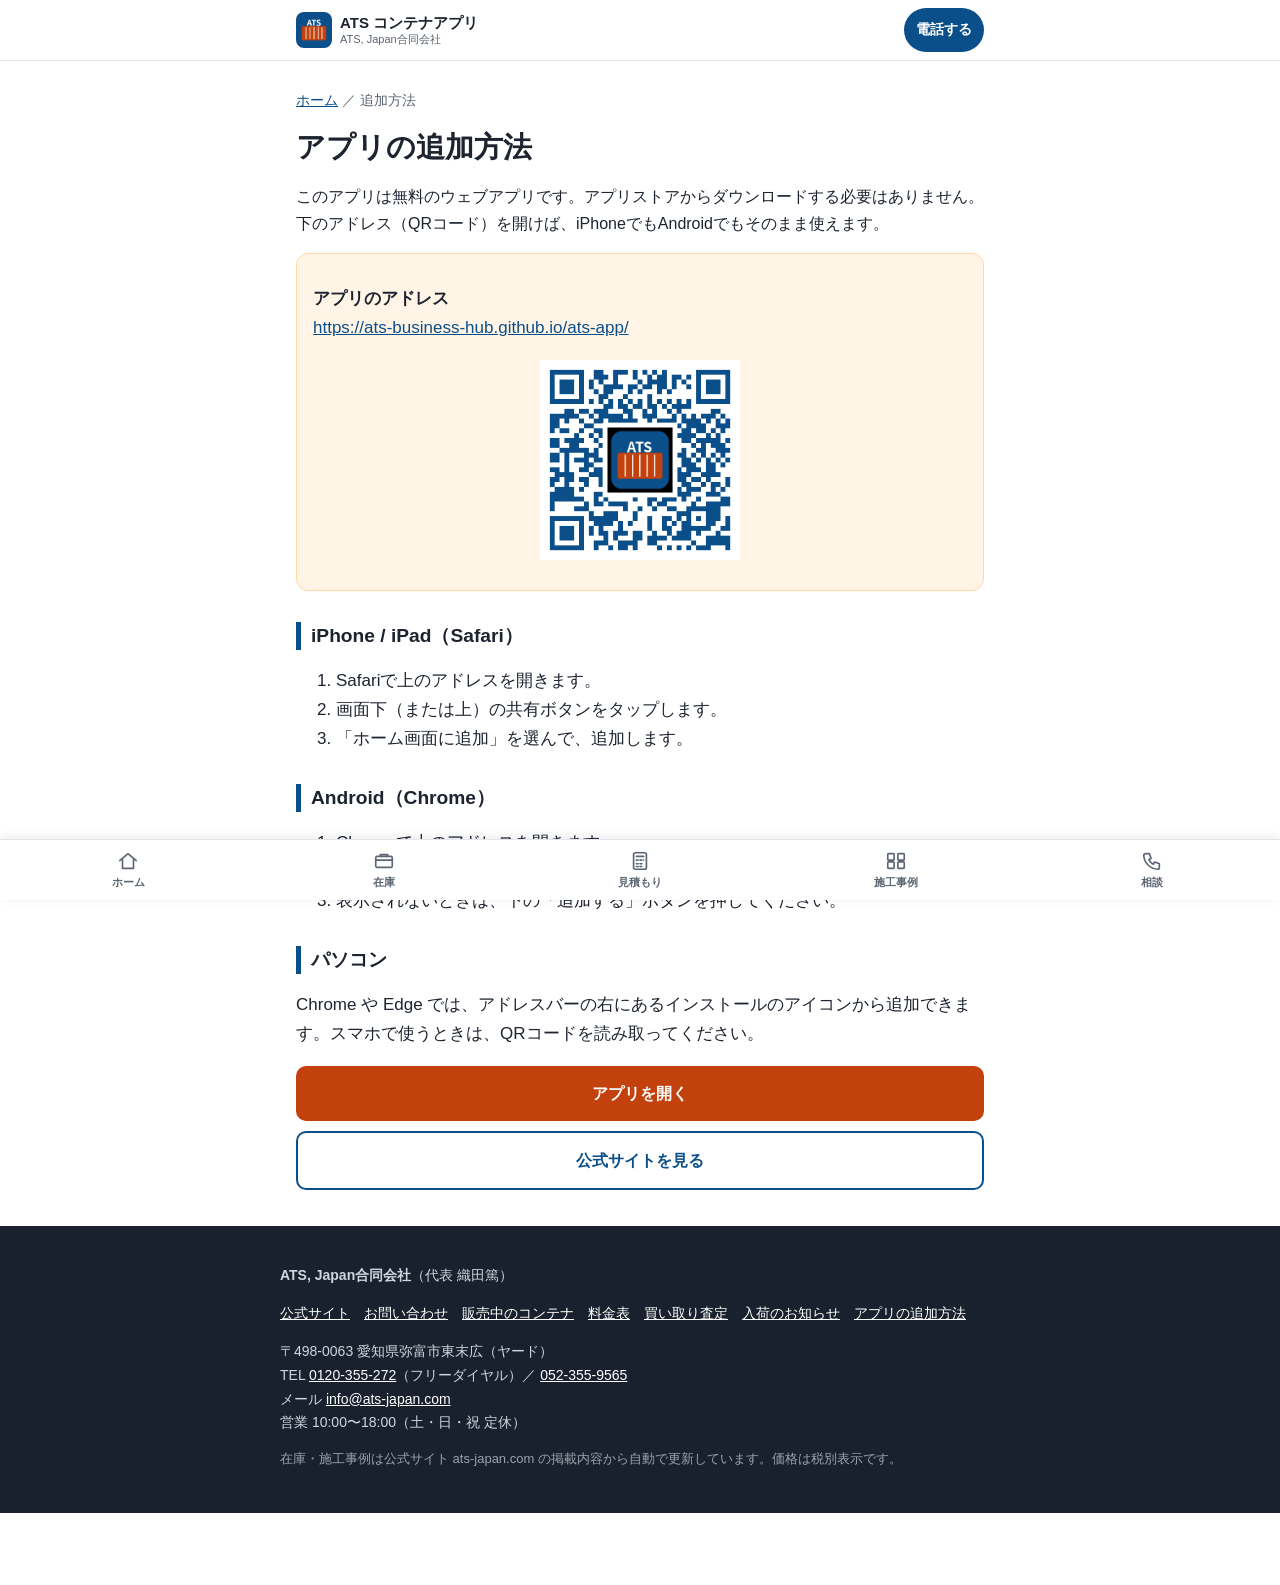
<file: install/index.html>
<!DOCTYPE html>
<html lang="ja" data-root="../">
<head>
<meta charset="utf-8">
<meta name="viewport" content="width=device-width, initial-scale=1, viewport-fit=cover">
<title>アプリの追加方法｜ATS コンテナアプリ</title>
<meta name="description" content="ATSコンテナアプリをホーム画面に追加する方法です。無料で、アプリストアからのダウンロードは不要です。">
<link rel="canonical" href="https://ats-business-hub.github.io/ats-app/install/">
<meta name="theme-color" content="#0b4f8a">
<meta name="apple-mobile-web-app-capable" content="yes">
<meta name="mobile-web-app-capable" content="yes">
<meta name="apple-mobile-web-app-title" content="ATSコンテナ">
<meta name="application-name" content="ATSコンテナ">
<meta property="og:type" content="website">
<meta property="og:site_name" content="ATS コンテナアプリ">
<meta property="og:title" content="アプリの追加方法｜ATS コンテナアプリ">
<meta property="og:description" content="ATSコンテナアプリをホーム画面に追加する方法です。無料で、アプリストアからのダウンロードは不要です。">
<meta property="og:url" content="https://ats-business-hub.github.io/ats-app/install/">
<meta property="og:image" content="https://ats-business-hub.github.io/ats-app/img/og.jpg">
<meta property="og:locale" content="ja_JP">
<meta name="twitter:card" content="summary_large_image">
<link rel="icon" href="../favicon.svg" type="image/svg+xml">
<link rel="icon" href="../img/icons/favicon-32.png" type="image/png" sizes="32x32">
<link rel="apple-touch-icon" href="../img/icons/apple-touch-icon.png">
<link rel="manifest" href="../manifest.webmanifest">
<link rel="preconnect" href="https://www.ats-japan.com">
<link rel="stylesheet" href="../css/app.css?v=8">
</head>
<body>
<header class="hd">
  <div class="hd-in">
    <a class="logo" href="../">
      <img src="../img/icons/icon-192.png" alt="" width="36" height="36">
      <span>ATS コンテナアプリ<small>ATS, Japan合同会社</small></span>
    </a>
    <a class="hd-tel" href="tel:0120355272">電話する</a>
  </div>
</header>
<main>
<div class="w" style="padding-top:14px"><p class="muted"><a href="../">ホーム</a> ／ 追加方法</p>

<h1>アプリの追加方法</h1>
<p class="lead">このアプリは無料のウェブアプリです。アプリストアからダウンロードする必要はありません。下のアドレス（QRコード）を開けば、iPhoneでもAndroidでもそのまま使えます。</p>
<div class="box hl">
  <p><strong>アプリのアドレス</strong><br>
  <a href="https://ats-business-hub.github.io/ats-app/">https://ats-business-hub.github.io/ats-app/</a></p>
  <div class="qr-pc" style="display:block">
    <img src="../img/qr-ats-app.png" alt="ATSコンテナアプリのQRコード" width="200" height="200" style="width:200px;height:200px">
  </div>
</div>
<h2>iPhone / iPad（Safari）</h2>
<ol>
  <li>Safariで上のアドレスを開きます。</li>
  <li>画面下（または上）の共有ボタンをタップします。</li>
  <li>「ホーム画面に追加」を選んで、追加します。</li>
</ol>
<h2>Android（Chrome）</h2>
<ol>
  <li>Chromeで上のアドレスを開きます。</li>
  <li>「アプリをインストール」か、メニューの「ホーム画面に追加」を選びます。</li>
  <li>表示されないときは、下の「追加する」ボタンを押してください。</li>
</ol>
<h2>パソコン</h2>
<p>Chrome や Edge では、アドレスバーの右にあるインストールのアイコンから追加できます。スマホで使うときは、QRコードを読み取ってください。</p>
<div class="install hide" id="install-banner">
  <p><strong>ホーム画面に追加</strong>しておくと、次からワンタップで開けます（無料）。</p>
  <div class="btns"><button type="button" class="btn s" id="install-btn">追加する</button></div>
</div>
<div class="btns">
  <a class="btn p" href="../">アプリを開く</a>
  <a class="btn o" href="https://www.ats-japan.com/">公式サイトを見る</a>
</div>
</div>
</main>
<footer>
  <div class="w">
    <p><strong>ATS, Japan合同会社</strong>（代表 織田篤）</p>
    <ul class="fl">
      <li><a href="https://www.ats-japan.com/">公式サイト</a></li>
      <li><a href="https://www.ats-japan.com/contact/">お問い合わせ</a></li>
      <li><a href="https://www.ats-japan.com/items/">販売中のコンテナ</a></li>
      <li><a href="https://www.ats-japan.com/price/">料金表</a></li>
      <li><a href="../kaitori/">買い取り査定</a></li>
      <li><a href="../tsuuchi/">入荷のお知らせ</a></li>
      <li><a href="../install/">アプリの追加方法</a></li>
    </ul>
    <address>
      〒498-0063 愛知県弥富市東末広（ヤード）<br>
      TEL <a href="tel:0120355272">0120-355-272</a>（フリーダイヤル）／ <a href="tel:0523559565">052-355-9565</a><br>
      メール <a href="mailto:info@ats-japan.com">info@ats-japan.com</a><br>
      営業 10:00〜18:00（土・日・祝 定休）
    </address>
    <p style="color:#9aa3ad;font-size:13px">在庫・施工事例は公式サイト ats-japan.com の掲載内容から自動で更新しています。価格は税別表示です。</p>
  </div>
</footer>
<nav class="bar" aria-label="メインメニュー">
<a href="../"><svg viewBox="0 0 24 24" aria-hidden="true"><path d="M3 11.5 12 4l9 7.5"/><path d="M6 10.5V20h12v-9.5"/></svg>ホーム</a>
<a href="../zaiko/"><svg viewBox="0 0 24 24" aria-hidden="true"><rect x="3" y="7" width="18" height="12" rx="1.5"/><path d="M3 11h18M8 7V5h8v2"/></svg>在庫</a>
<a href="../mitsumori/"><svg viewBox="0 0 24 24" aria-hidden="true"><rect x="5" y="3" width="14" height="18" rx="2"/><path d="M8 7h8M8 11h2M12 11h2M16 11h0M8 15h2M12 15h2M8 18h2M12 18h2"/></svg>見積もり</a>
<a href="../jirei/"><svg viewBox="0 0 24 24" aria-hidden="true"><rect x="3" y="4" width="7" height="7" rx="1"/><rect x="14" y="4" width="7" height="7" rx="1"/><rect x="3" y="13" width="7" height="7" rx="1"/><rect x="14" y="13" width="7" height="7" rx="1"/></svg>施工事例</a>
<a href="../soudan/"><svg viewBox="0 0 24 24" aria-hidden="true"><path d="M5 4h4l2 5-2.5 1.5a11 11 0 0 0 5 5L15 13l5 2v4a2 2 0 0 1-2 2A16 16 0 0 1 3 6a2 2 0 0 1 2-2"/></svg>相談</a>
</nav>
<div class="toast" id="toast" role="status" aria-live="polite"></div>
<script src="../js/config.js" defer></script>
<script src="../js/app.js" defer></script>
</body>
</html>
</file>
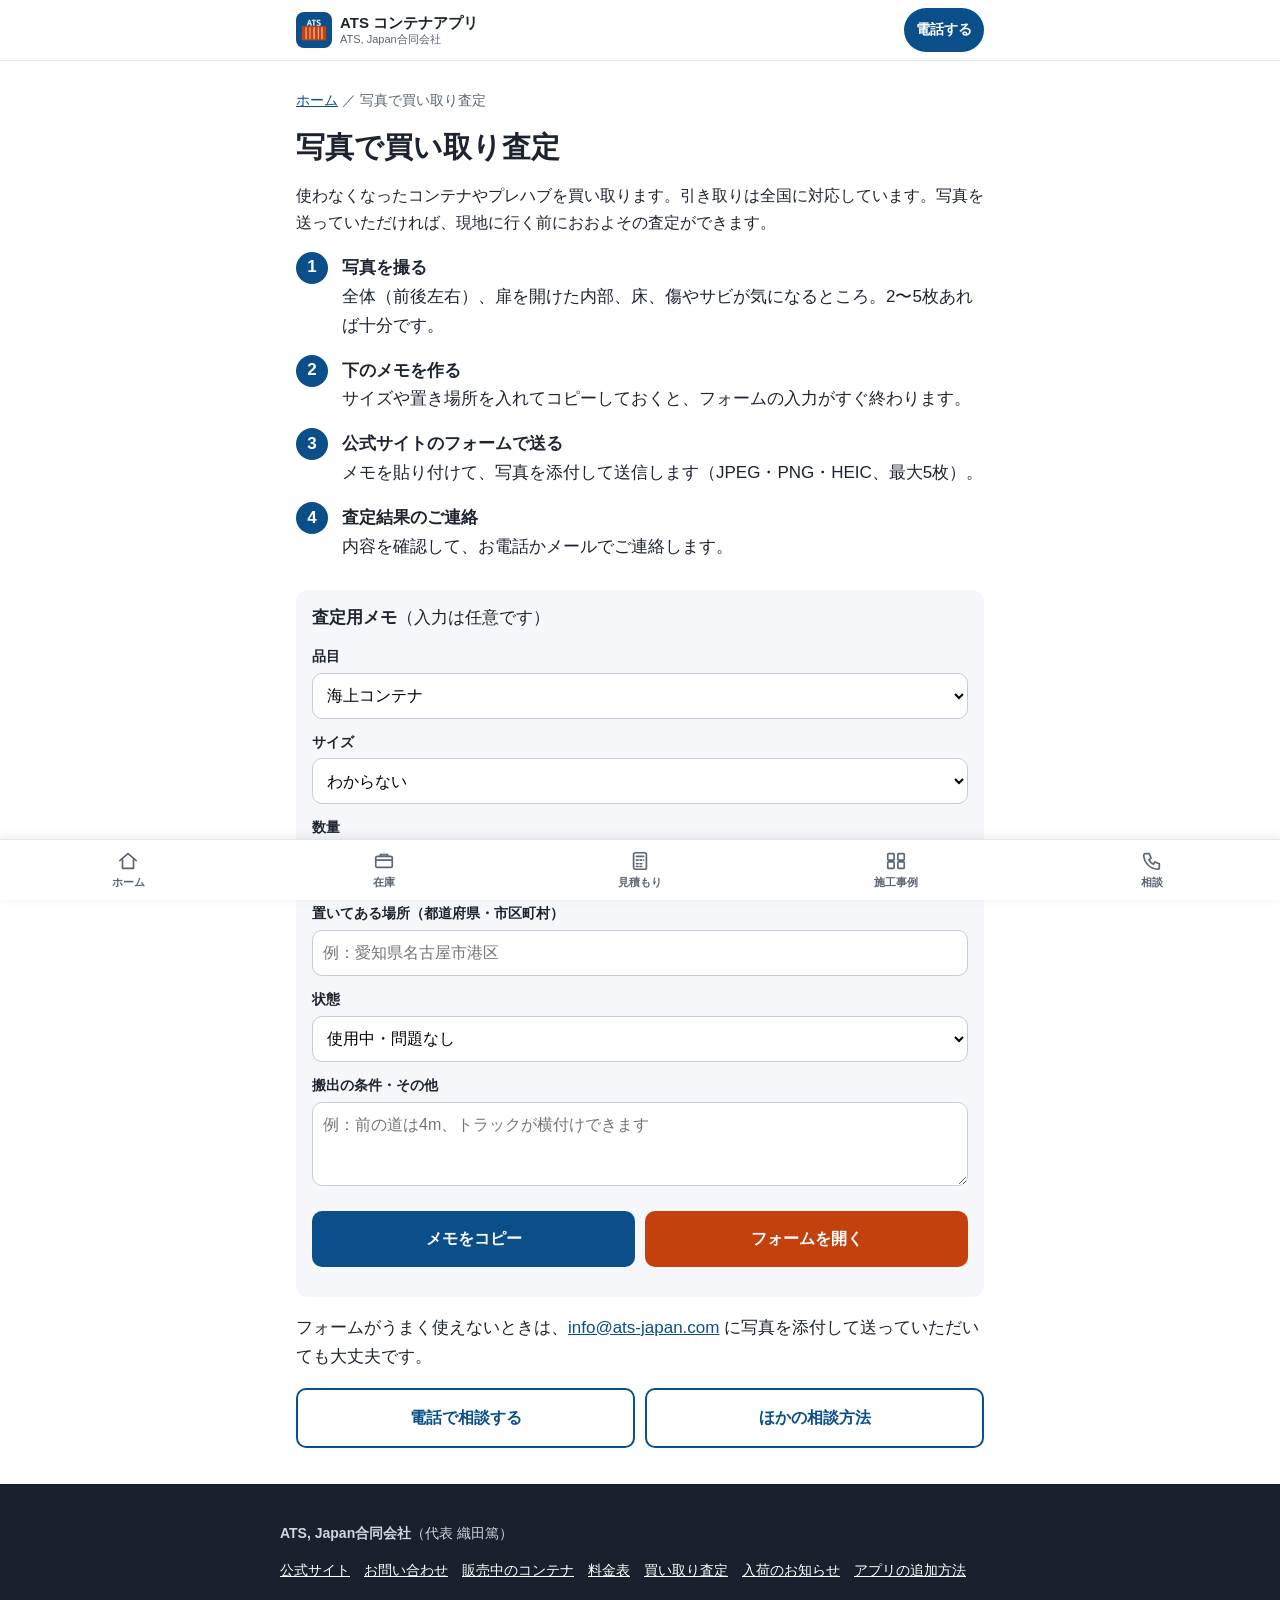
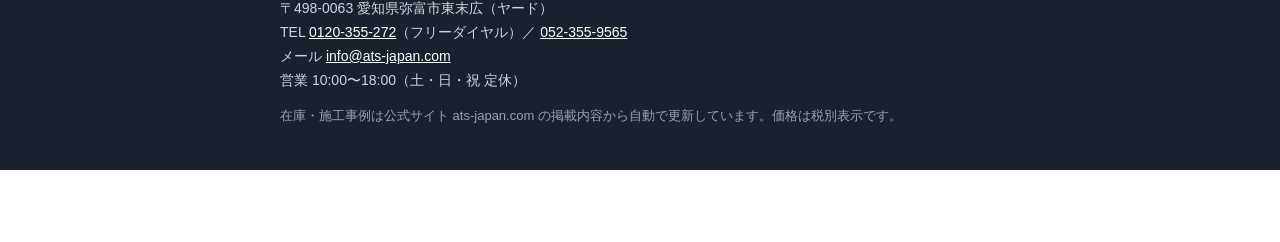
<file: kaitori/index.html>
<!DOCTYPE html>
<html lang="ja" data-root="../">
<head>
<meta charset="utf-8">
<meta name="viewport" content="width=device-width, initial-scale=1, viewport-fit=cover">
<title>写真で買い取り査定｜ATS コンテナアプリ</title>
<meta name="description" content="ATS, Japan合同会社のコンテナアプリ。使わなくなったコンテナやプレハブを、写真で査定します。引き取りは全国対応です。">
<link rel="canonical" href="https://ats-business-hub.github.io/ats-app/kaitori/">
<meta name="theme-color" content="#0b4f8a">
<meta name="apple-mobile-web-app-capable" content="yes">
<meta name="mobile-web-app-capable" content="yes">
<meta name="apple-mobile-web-app-title" content="ATSコンテナ">
<meta name="application-name" content="ATSコンテナ">
<meta property="og:type" content="website">
<meta property="og:site_name" content="ATS コンテナアプリ">
<meta property="og:title" content="写真で買い取り査定｜ATS コンテナアプリ">
<meta property="og:description" content="ATS, Japan合同会社のコンテナアプリ。使わなくなったコンテナやプレハブを、写真で査定します。引き取りは全国対応です。">
<meta property="og:url" content="https://ats-business-hub.github.io/ats-app/kaitori/">
<meta property="og:image" content="https://ats-business-hub.github.io/ats-app/img/og.jpg">
<meta property="og:locale" content="ja_JP">
<meta name="twitter:card" content="summary_large_image">
<link rel="icon" href="../favicon.svg" type="image/svg+xml">
<link rel="icon" href="../img/icons/favicon-32.png" type="image/png" sizes="32x32">
<link rel="apple-touch-icon" href="../img/icons/apple-touch-icon.png">
<link rel="manifest" href="../manifest.webmanifest">
<link rel="preconnect" href="https://www.ats-japan.com">
<link rel="stylesheet" href="../css/app.css?v=8">
</head>
<body>
<header class="hd">
  <div class="hd-in">
    <a class="logo" href="../">
      <img src="../img/icons/icon-192.png" alt="" width="36" height="36">
      <span>ATS コンテナアプリ<small>ATS, Japan合同会社</small></span>
    </a>
    <a class="hd-tel" href="tel:0120355272">電話する</a>
  </div>
</header>
<main>
<div class="w" style="padding-top:14px"><p class="muted"><a href="../">ホーム</a> ／ 写真で買い取り査定</p>

<h1>写真で買い取り査定</h1>
<p class="lead" style="margin-top:0">使わなくなったコンテナやプレハブを買い取ります。引き取りは全国に対応しています。写真を送っていただければ、現地に行く前におおよその査定ができます。</p>
<ol class="steps">
  <li><strong>写真を撮る</strong>全体（前後左右）、扉を開けた内部、床、傷やサビが気になるところ。2〜5枚あれば十分です。</li>
  <li><strong>下のメモを作る</strong>サイズや置き場所を入れてコピーしておくと、フォームの入力がすぐ終わります。</li>
  <li><strong>公式サイトのフォームで送る</strong>メモを貼り付けて、写真を添付して送信します（JPEG・PNG・HEIC、最大5枚）。</li>
  <li><strong>査定結果のご連絡</strong>内容を確認して、お電話かメールでご連絡します。</li>
</ol>
<div class="box memo">
  <p style="margin:0 0 4px"><strong>査定用メモ</strong>（入力は任意です）</p>
  <label for="k-type">品目</label>
  <select id="k-type"><option>海上コンテナ</option><option>JRコンテナ</option><option>冷凍・冷蔵コンテナ</option><option>プレハブ・ユニットハウス</option><option>その他</option></select>
  <label for="k-size">サイズ</label>
  <select id="k-size"><option>わからない</option><option>10ft</option><option>12ft</option><option>20ft</option><option>20ftハイキューブ</option><option>40ft</option><option>40ftハイキューブ</option><option>その他</option></select>
  <label for="k-qty">数量</label>
  <input id="k-qty" type="number" min="1" value="1" inputmode="numeric">
  <label for="k-pref">置いてある場所（都道府県・市区町村）</label>
  <input id="k-pref" type="text" placeholder="例：愛知県名古屋市港区">
  <label for="k-cond">状態</label>
  <select id="k-cond"><option>使用中・問題なし</option><option>少しサビや凹みがある</option><option>サビや雨漏りがある</option><option>わからない</option></select>
  <label for="k-note">搬出の条件・その他</label>
  <textarea id="k-note" placeholder="例：前の道は4m、トラックが横付けできます"></textarea>
  <div class="btns two">
    <button type="button" class="btn s" id="k-copy">メモをコピー</button>
    <a class="btn p" id="k-go" href="https://www.ats-japan.com/kaitori/">フォームを開く</a>
  </div>
</div>
<p>フォームがうまく使えないときは、<a href="mailto:info@ats-japan.com?subject=%E8%B2%B7%E3%81%84%E5%8F%96%E3%82%8A%E6%9F%BB%E5%AE%9A%E3%81%AE%E4%BE%9D%E9%A0%BC">info@ats-japan.com</a> に写真を添付して送っていただいても大丈夫です。</p>
<div class="btns two">
  <a class="btn o" href="tel:0120355272">電話で相談する</a>
  <a class="btn o" href="../soudan/">ほかの相談方法</a>
</div>
</div>
</main>
<footer>
  <div class="w">
    <p><strong>ATS, Japan合同会社</strong>（代表 織田篤）</p>
    <ul class="fl">
      <li><a href="https://www.ats-japan.com/">公式サイト</a></li>
      <li><a href="https://www.ats-japan.com/contact/">お問い合わせ</a></li>
      <li><a href="https://www.ats-japan.com/items/">販売中のコンテナ</a></li>
      <li><a href="https://www.ats-japan.com/price/">料金表</a></li>
      <li><a href="../kaitori/">買い取り査定</a></li>
      <li><a href="../tsuuchi/">入荷のお知らせ</a></li>
      <li><a href="../install/">アプリの追加方法</a></li>
    </ul>
    <address>
      〒498-0063 愛知県弥富市東末広（ヤード）<br>
      TEL <a href="tel:0120355272">0120-355-272</a>（フリーダイヤル）／ <a href="tel:0523559565">052-355-9565</a><br>
      メール <a href="mailto:info@ats-japan.com">info@ats-japan.com</a><br>
      営業 10:00〜18:00（土・日・祝 定休）
    </address>
    <p style="color:#9aa3ad;font-size:13px">在庫・施工事例は公式サイト ats-japan.com の掲載内容から自動で更新しています。価格は税別表示です。</p>
  </div>
</footer>
<nav class="bar" aria-label="メインメニュー">
<a href="../"><svg viewBox="0 0 24 24" aria-hidden="true"><path d="M3 11.5 12 4l9 7.5"/><path d="M6 10.5V20h12v-9.5"/></svg>ホーム</a>
<a href="../zaiko/"><svg viewBox="0 0 24 24" aria-hidden="true"><rect x="3" y="7" width="18" height="12" rx="1.5"/><path d="M3 11h18M8 7V5h8v2"/></svg>在庫</a>
<a href="../mitsumori/"><svg viewBox="0 0 24 24" aria-hidden="true"><rect x="5" y="3" width="14" height="18" rx="2"/><path d="M8 7h8M8 11h2M12 11h2M16 11h0M8 15h2M12 15h2M8 18h2M12 18h2"/></svg>見積もり</a>
<a href="../jirei/"><svg viewBox="0 0 24 24" aria-hidden="true"><rect x="3" y="4" width="7" height="7" rx="1"/><rect x="14" y="4" width="7" height="7" rx="1"/><rect x="3" y="13" width="7" height="7" rx="1"/><rect x="14" y="13" width="7" height="7" rx="1"/></svg>施工事例</a>
<a href="../soudan/"><svg viewBox="0 0 24 24" aria-hidden="true"><path d="M5 4h4l2 5-2.5 1.5a11 11 0 0 0 5 5L15 13l5 2v4a2 2 0 0 1-2 2A16 16 0 0 1 3 6a2 2 0 0 1 2-2"/></svg>相談</a>
</nav>
<div class="toast" id="toast" role="status" aria-live="polite"></div>
<script src="../js/config.js" defer></script>
<script src="../js/app.js" defer></script>
<script src="../js/kaitori.js" defer></script>
</body>
</html>
</file>
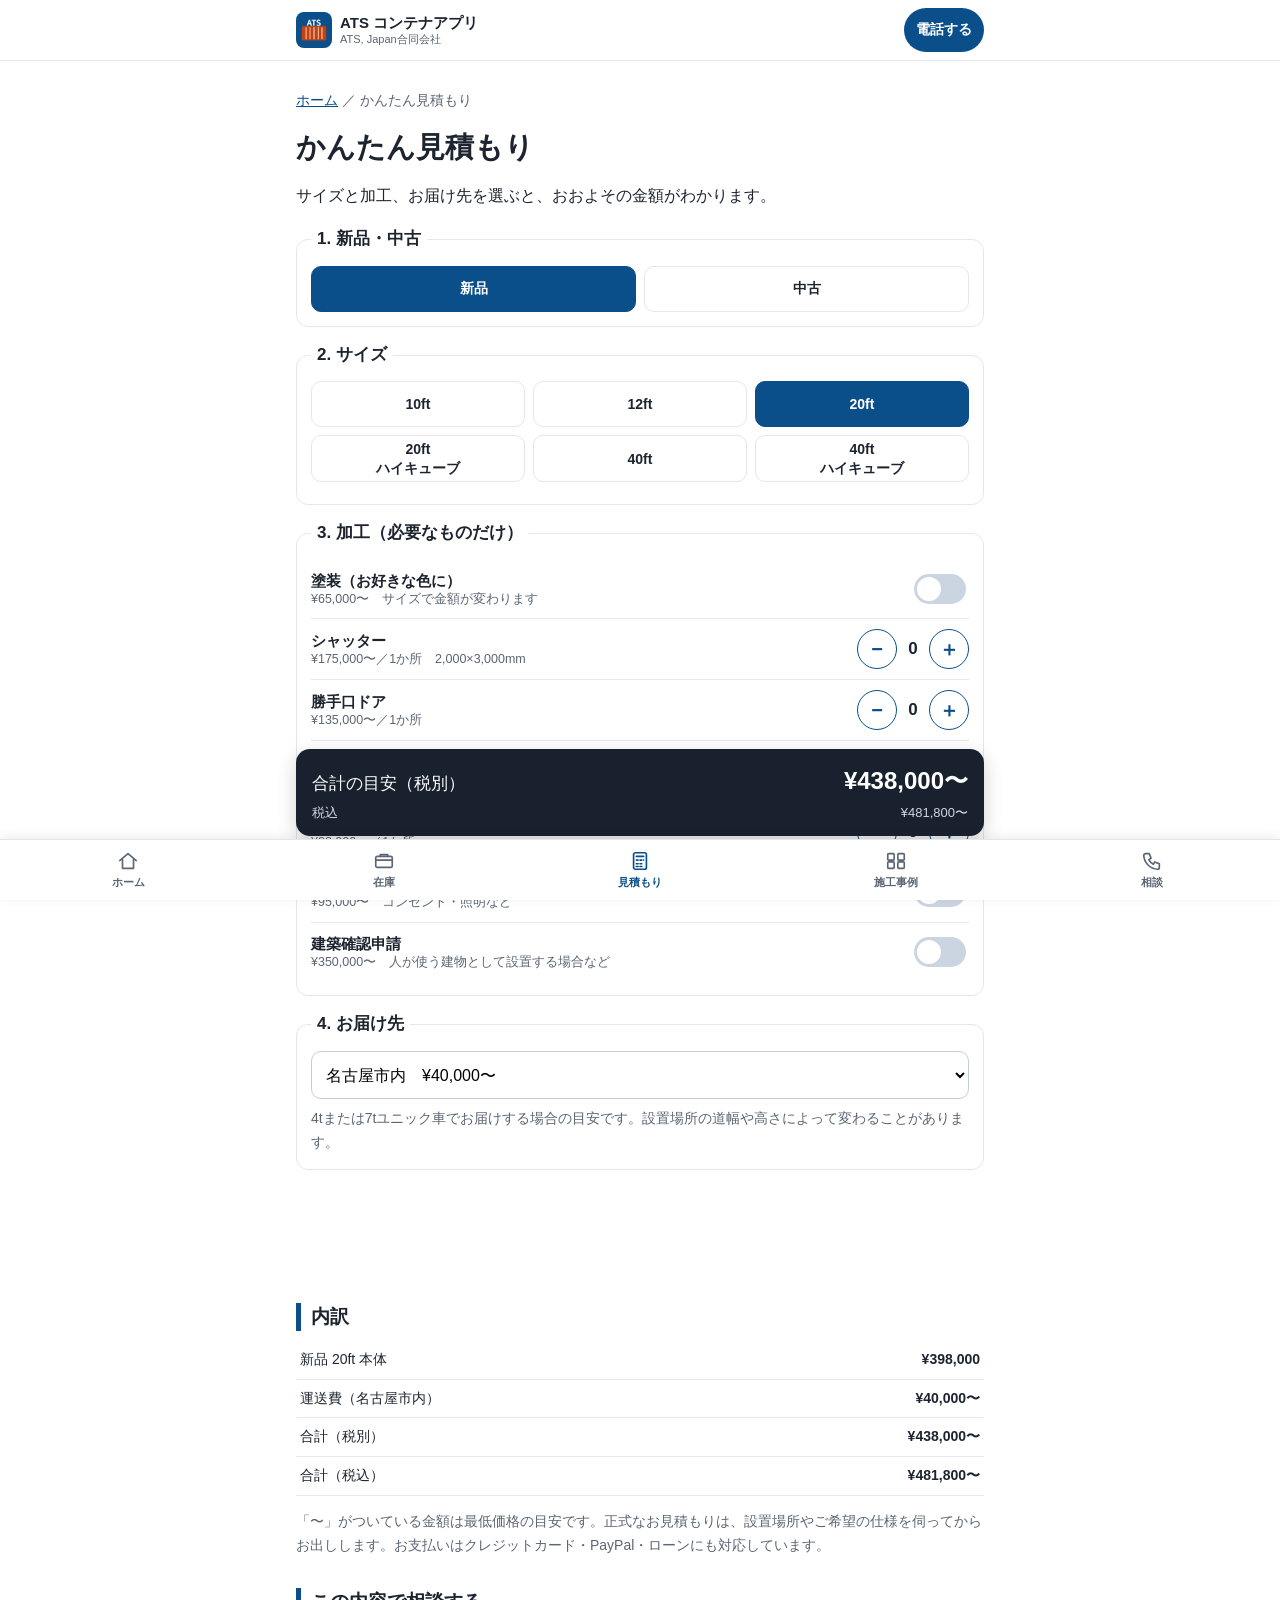
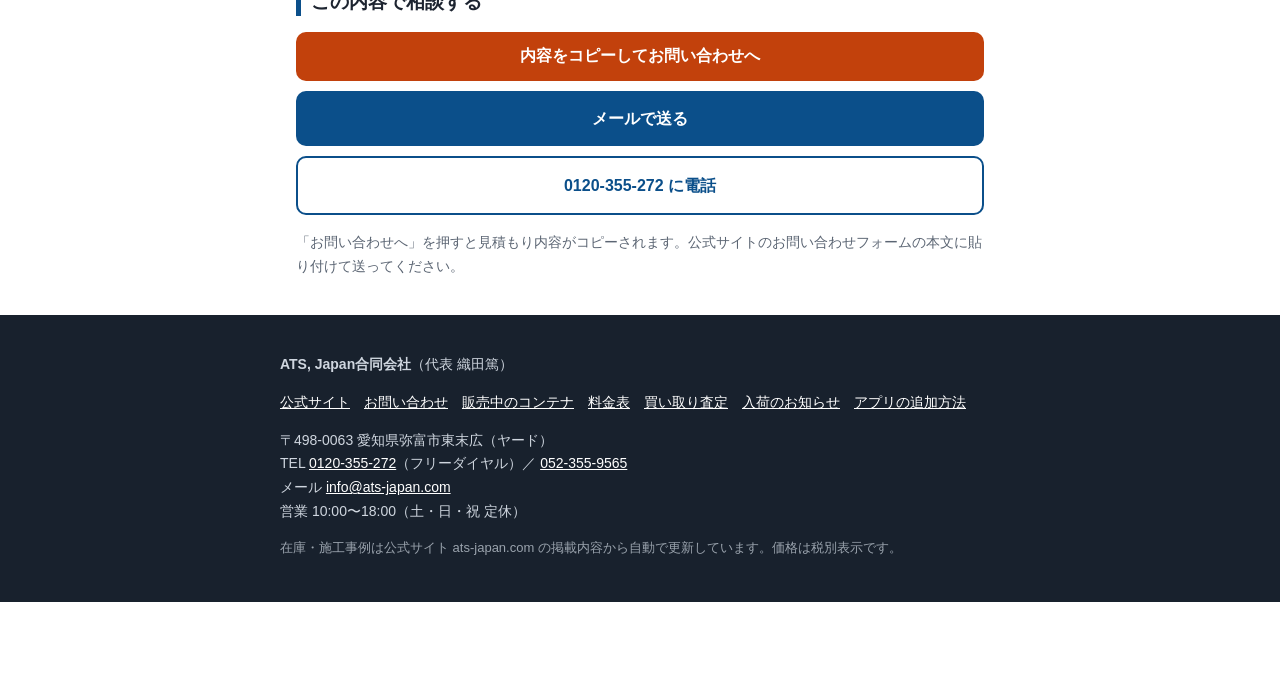
<file: mitsumori/index.html>
<!DOCTYPE html>
<html lang="ja" data-root="../">
<head>
<meta charset="utf-8">
<meta name="viewport" content="width=device-width, initial-scale=1, viewport-fit=cover">
<title>かんたん見積もり｜ATS コンテナアプリ</title>
<meta name="description" content="ATS, Japan合同会社のコンテナアプリ。サイズ・加工・お届け先を選ぶと、コンテナのおおよその金額がわかります。">
<link rel="canonical" href="https://ats-business-hub.github.io/ats-app/mitsumori/">
<meta name="theme-color" content="#0b4f8a">
<meta name="apple-mobile-web-app-capable" content="yes">
<meta name="mobile-web-app-capable" content="yes">
<meta name="apple-mobile-web-app-title" content="ATSコンテナ">
<meta name="application-name" content="ATSコンテナ">
<meta property="og:type" content="website">
<meta property="og:site_name" content="ATS コンテナアプリ">
<meta property="og:title" content="かんたん見積もり｜ATS コンテナアプリ">
<meta property="og:description" content="ATS, Japan合同会社のコンテナアプリ。サイズ・加工・お届け先を選ぶと、コンテナのおおよその金額がわかります。">
<meta property="og:url" content="https://ats-business-hub.github.io/ats-app/mitsumori/">
<meta property="og:image" content="https://ats-business-hub.github.io/ats-app/img/og.jpg">
<meta property="og:locale" content="ja_JP">
<meta name="twitter:card" content="summary_large_image">
<link rel="icon" href="../favicon.svg" type="image/svg+xml">
<link rel="icon" href="../img/icons/favicon-32.png" type="image/png" sizes="32x32">
<link rel="apple-touch-icon" href="../img/icons/apple-touch-icon.png">
<link rel="manifest" href="../manifest.webmanifest">
<link rel="preconnect" href="https://www.ats-japan.com">
<link rel="stylesheet" href="../css/app.css?v=8">
</head>
<body>
<header class="hd">
  <div class="hd-in">
    <a class="logo" href="../">
      <img src="../img/icons/icon-192.png" alt="" width="36" height="36">
      <span>ATS コンテナアプリ<small>ATS, Japan合同会社</small></span>
    </a>
    <a class="hd-tel" href="tel:0120355272">電話する</a>
  </div>
</header>
<main>
<div class="w" style="padding-top:14px"><p class="muted"><a href="../">ホーム</a> ／ かんたん見積もり</p>

<h1>かんたん見積もり</h1>
<p class="lead" style="margin-top:0">サイズと加工、お届け先を選ぶと、おおよその金額がわかります。</p>
<div class="box hl" id="from-item" hidden></div>
<form class="est" id="est" onsubmit="return false">
  <fieldset>
    <legend>1. 新品・中古</legend>
    <div class="seg">
      <label><input type="radio" name="cond" value="new" checked><span>新品</span></label>
      <label><input type="radio" name="cond" value="used"><span>中古</span></label>
    </div>
  </fieldset>
  <fieldset>
    <legend>2. サイズ</legend>
    <div class="seg s3" id="sizes"></div>
    <p class="muted" id="size-note" style="margin:8px 0 0"></p>
  </fieldset>
  <fieldset>
    <legend>3. 加工（必要なものだけ）</legend>
    <div id="opts"></div>
  </fieldset>
  <fieldset>
    <legend>4. お届け先</legend>
    <select id="area" aria-label="お届け先"></select>
    <p class="muted" style="margin:8px 0 0">4tまたは7tユニック車でお届けする場合の目安です。設置場所の道幅や高さによって変わることがあります。</p>
  </fieldset>

  <div class="total" aria-live="polite">
    <div class="row"><span>合計の目安（税別）</span><span class="big" id="t-ex">—</span></div>
    <div class="row sub"><span>税込</span><span id="t-in">—</span></div>
  </div>

  <h2>内訳</h2>
  <table class="lines"><tbody id="lines"></tbody></table>
  <p class="muted">「〜」がついている金額は最低価格の目安です。正式なお見積もりは、設置場所やご希望の仕様を伺ってからお出しします。お支払いはクレジットカード・PayPal・ローンにも対応しています。</p>

  <h2>この内容で相談する</h2>
  <div class="btns">
    <button type="button" class="btn p" id="send-contact">内容をコピーしてお問い合わせへ</button>
    <a class="btn s" id="send-mail" href="mailto:info@ats-japan.com">メールで送る</a>
    <a class="btn o" href="tel:0120355272">0120-355-272 に電話</a>
  </div>
  <p class="muted">「お問い合わせへ」を押すと見積もり内容がコピーされます。公式サイトのお問い合わせフォームの本文に貼り付けて送ってください。</p>
</form>
</div>
</main>
<footer>
  <div class="w">
    <p><strong>ATS, Japan合同会社</strong>（代表 織田篤）</p>
    <ul class="fl">
      <li><a href="https://www.ats-japan.com/">公式サイト</a></li>
      <li><a href="https://www.ats-japan.com/contact/">お問い合わせ</a></li>
      <li><a href="https://www.ats-japan.com/items/">販売中のコンテナ</a></li>
      <li><a href="https://www.ats-japan.com/price/">料金表</a></li>
      <li><a href="../kaitori/">買い取り査定</a></li>
      <li><a href="../tsuuchi/">入荷のお知らせ</a></li>
      <li><a href="../install/">アプリの追加方法</a></li>
    </ul>
    <address>
      〒498-0063 愛知県弥富市東末広（ヤード）<br>
      TEL <a href="tel:0120355272">0120-355-272</a>（フリーダイヤル）／ <a href="tel:0523559565">052-355-9565</a><br>
      メール <a href="mailto:info@ats-japan.com">info@ats-japan.com</a><br>
      営業 10:00〜18:00（土・日・祝 定休）
    </address>
    <p style="color:#9aa3ad;font-size:13px">在庫・施工事例は公式サイト ats-japan.com の掲載内容から自動で更新しています。価格は税別表示です。</p>
  </div>
</footer>
<nav class="bar" aria-label="メインメニュー">
<a href="../"><svg viewBox="0 0 24 24" aria-hidden="true"><path d="M3 11.5 12 4l9 7.5"/><path d="M6 10.5V20h12v-9.5"/></svg>ホーム</a>
<a href="../zaiko/"><svg viewBox="0 0 24 24" aria-hidden="true"><rect x="3" y="7" width="18" height="12" rx="1.5"/><path d="M3 11h18M8 7V5h8v2"/></svg>在庫</a>
<a href="../mitsumori/" aria-current="page"><svg viewBox="0 0 24 24" aria-hidden="true"><rect x="5" y="3" width="14" height="18" rx="2"/><path d="M8 7h8M8 11h2M12 11h2M16 11h0M8 15h2M12 15h2M8 18h2M12 18h2"/></svg>見積もり</a>
<a href="../jirei/"><svg viewBox="0 0 24 24" aria-hidden="true"><rect x="3" y="4" width="7" height="7" rx="1"/><rect x="14" y="4" width="7" height="7" rx="1"/><rect x="3" y="13" width="7" height="7" rx="1"/><rect x="14" y="13" width="7" height="7" rx="1"/></svg>施工事例</a>
<a href="../soudan/"><svg viewBox="0 0 24 24" aria-hidden="true"><path d="M5 4h4l2 5-2.5 1.5a11 11 0 0 0 5 5L15 13l5 2v4a2 2 0 0 1-2 2A16 16 0 0 1 3 6a2 2 0 0 1 2-2"/></svg>相談</a>
</nav>
<div class="toast" id="toast" role="status" aria-live="polite"></div>
<script src="../js/config.js" defer></script>
<script src="../js/app.js" defer></script>
<script src="../js/mitsumori.js" defer></script>
</body>
</html>
</file>
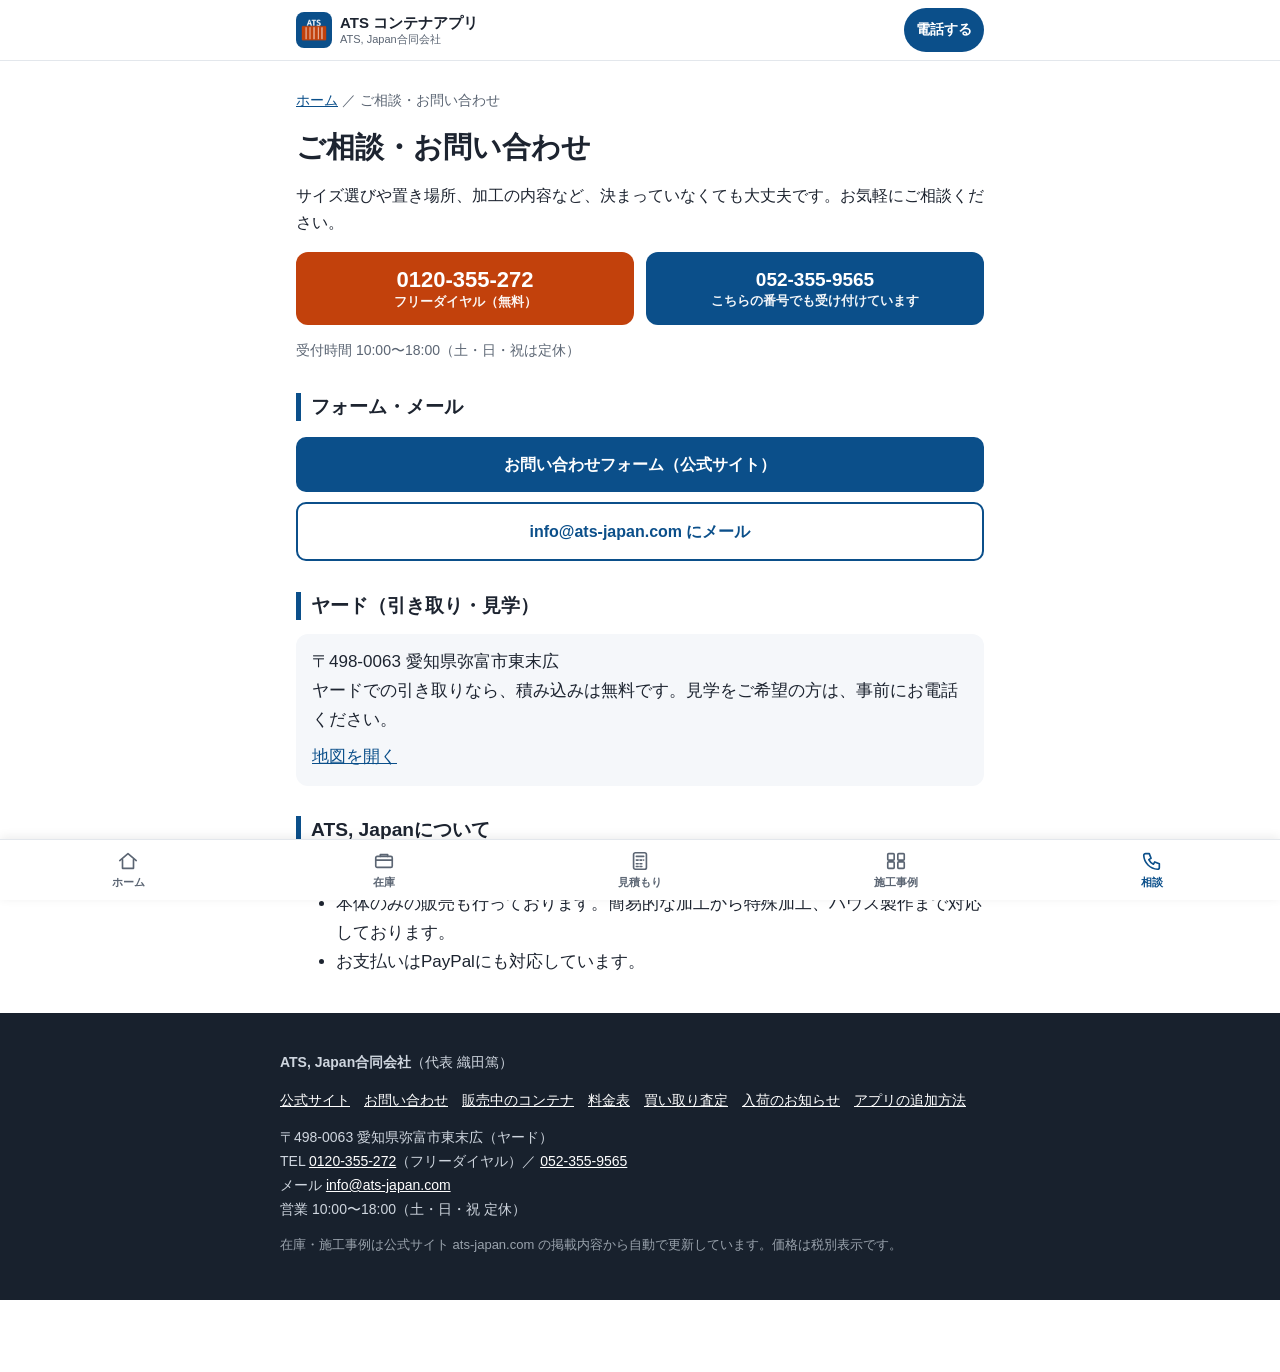
<file: soudan/index.html>
<!DOCTYPE html>
<html lang="ja" data-root="../">
<head>
<meta charset="utf-8">
<meta name="viewport" content="width=device-width, initial-scale=1, viewport-fit=cover">
<title>ご相談・お問い合わせ｜ATS コンテナアプリ</title>
<meta name="description" content="ATS, Japan合同会社のコンテナアプリ。コンテナのご相談はお電話・フォーム・メールで受け付けています。">
<link rel="canonical" href="https://ats-business-hub.github.io/ats-app/soudan/">
<meta name="theme-color" content="#0b4f8a">
<meta name="apple-mobile-web-app-capable" content="yes">
<meta name="mobile-web-app-capable" content="yes">
<meta name="apple-mobile-web-app-title" content="ATSコンテナ">
<meta name="application-name" content="ATSコンテナ">
<meta property="og:type" content="website">
<meta property="og:site_name" content="ATS コンテナアプリ">
<meta property="og:title" content="ご相談・お問い合わせ｜ATS コンテナアプリ">
<meta property="og:description" content="ATS, Japan合同会社のコンテナアプリ。コンテナのご相談はお電話・フォーム・メールで受け付けています。">
<meta property="og:url" content="https://ats-business-hub.github.io/ats-app/soudan/">
<meta property="og:image" content="https://ats-business-hub.github.io/ats-app/img/og.jpg">
<meta property="og:locale" content="ja_JP">
<meta name="twitter:card" content="summary_large_image">
<link rel="icon" href="../favicon.svg" type="image/svg+xml">
<link rel="icon" href="../img/icons/favicon-32.png" type="image/png" sizes="32x32">
<link rel="apple-touch-icon" href="../img/icons/apple-touch-icon.png">
<link rel="manifest" href="../manifest.webmanifest">
<link rel="preconnect" href="https://www.ats-japan.com">
<link rel="stylesheet" href="../css/app.css?v=8">
</head>
<body>
<header class="hd">
  <div class="hd-in">
    <a class="logo" href="../">
      <img src="../img/icons/icon-192.png" alt="" width="36" height="36">
      <span>ATS コンテナアプリ<small>ATS, Japan合同会社</small></span>
    </a>
    <a class="hd-tel" href="tel:0120355272">電話する</a>
  </div>
</header>
<main>
<div class="w" style="padding-top:14px"><p class="muted"><a href="../">ホーム</a> ／ ご相談・お問い合わせ</p>

<h1>ご相談・お問い合わせ</h1>
<p class="lead" style="margin-top:0">サイズ選びや置き場所、加工の内容など、決まっていなくても大丈夫です。お気軽にご相談ください。</p>
<div class="grid">
  <a class="big-tel" href="tel:0120355272">0120-355-272<small>フリーダイヤル（無料）</small></a>
  <a class="big-tel s" href="tel:0523559565">052-355-9565<small>こちらの番号でも受け付けています</small></a>
</div>
<p class="muted">受付時間 10:00〜18:00（土・日・祝は定休）</p>
<div class="box" id="line-box" hidden>
  <p style="margin:0 0 8px"><strong>LINEで相談する</strong></p>
  <a class="btn p" id="line-link" href="#" style="width:100%">LINEで友だち追加</a>
</div>
<h2>フォーム・メール</h2>
<div class="btns">
  <a class="btn s" href="https://www.ats-japan.com/contact/">お問い合わせフォーム（公式サイト）</a>
  <a class="btn o" href="mailto:info@ats-japan.com">info@ats-japan.com にメール</a>
</div>
<h2>ヤード（引き取り・見学）</h2>
<div class="box">
  <p style="margin:0">〒498-0063 愛知県弥富市東末広<br>ヤードでの引き取りなら、積み込みは無料です。見学をご希望の方は、事前にお電話ください。</p>
  <p style="margin:8px 0 0"><a href="https://www.google.com/maps/search/?api=1&amp;query=%E6%84%9B%E7%9F%A5%E7%9C%8C%E5%BC%A5%E5%AF%8C%E5%B8%82%E6%9D%B1%E6%9C%AB%E5%BA%83">地図を開く</a></p>
</div>
<h2>ATS, Japanについて</h2>
<ul>
  <li>コンテナの販売実績は1,000本以上です。</li>
  <li>本体のみの販売も行っております。簡易的な加工から特殊加工、ハウス製作まで対応しております。</li>
  <li>お支払いはPayPalにも対応しています。</li>
</ul>
</div>
</main>
<footer>
  <div class="w">
    <p><strong>ATS, Japan合同会社</strong>（代表 織田篤）</p>
    <ul class="fl">
      <li><a href="https://www.ats-japan.com/">公式サイト</a></li>
      <li><a href="https://www.ats-japan.com/contact/">お問い合わせ</a></li>
      <li><a href="https://www.ats-japan.com/items/">販売中のコンテナ</a></li>
      <li><a href="https://www.ats-japan.com/price/">料金表</a></li>
      <li><a href="../kaitori/">買い取り査定</a></li>
      <li><a href="../tsuuchi/">入荷のお知らせ</a></li>
      <li><a href="../install/">アプリの追加方法</a></li>
    </ul>
    <address>
      〒498-0063 愛知県弥富市東末広（ヤード）<br>
      TEL <a href="tel:0120355272">0120-355-272</a>（フリーダイヤル）／ <a href="tel:0523559565">052-355-9565</a><br>
      メール <a href="mailto:info@ats-japan.com">info@ats-japan.com</a><br>
      営業 10:00〜18:00（土・日・祝 定休）
    </address>
    <p style="color:#9aa3ad;font-size:13px">在庫・施工事例は公式サイト ats-japan.com の掲載内容から自動で更新しています。価格は税別表示です。</p>
  </div>
</footer>
<nav class="bar" aria-label="メインメニュー">
<a href="../"><svg viewBox="0 0 24 24" aria-hidden="true"><path d="M3 11.5 12 4l9 7.5"/><path d="M6 10.5V20h12v-9.5"/></svg>ホーム</a>
<a href="../zaiko/"><svg viewBox="0 0 24 24" aria-hidden="true"><rect x="3" y="7" width="18" height="12" rx="1.5"/><path d="M3 11h18M8 7V5h8v2"/></svg>在庫</a>
<a href="../mitsumori/"><svg viewBox="0 0 24 24" aria-hidden="true"><rect x="5" y="3" width="14" height="18" rx="2"/><path d="M8 7h8M8 11h2M12 11h2M16 11h0M8 15h2M12 15h2M8 18h2M12 18h2"/></svg>見積もり</a>
<a href="../jirei/"><svg viewBox="0 0 24 24" aria-hidden="true"><rect x="3" y="4" width="7" height="7" rx="1"/><rect x="14" y="4" width="7" height="7" rx="1"/><rect x="3" y="13" width="7" height="7" rx="1"/><rect x="14" y="13" width="7" height="7" rx="1"/></svg>施工事例</a>
<a href="../soudan/" aria-current="page"><svg viewBox="0 0 24 24" aria-hidden="true"><path d="M5 4h4l2 5-2.5 1.5a11 11 0 0 0 5 5L15 13l5 2v4a2 2 0 0 1-2 2A16 16 0 0 1 3 6a2 2 0 0 1 2-2"/></svg>相談</a>
</nav>
<div class="toast" id="toast" role="status" aria-live="polite"></div>
<script src="../js/config.js" defer></script>
<script src="../js/app.js" defer></script>
</body>
</html>
</file>
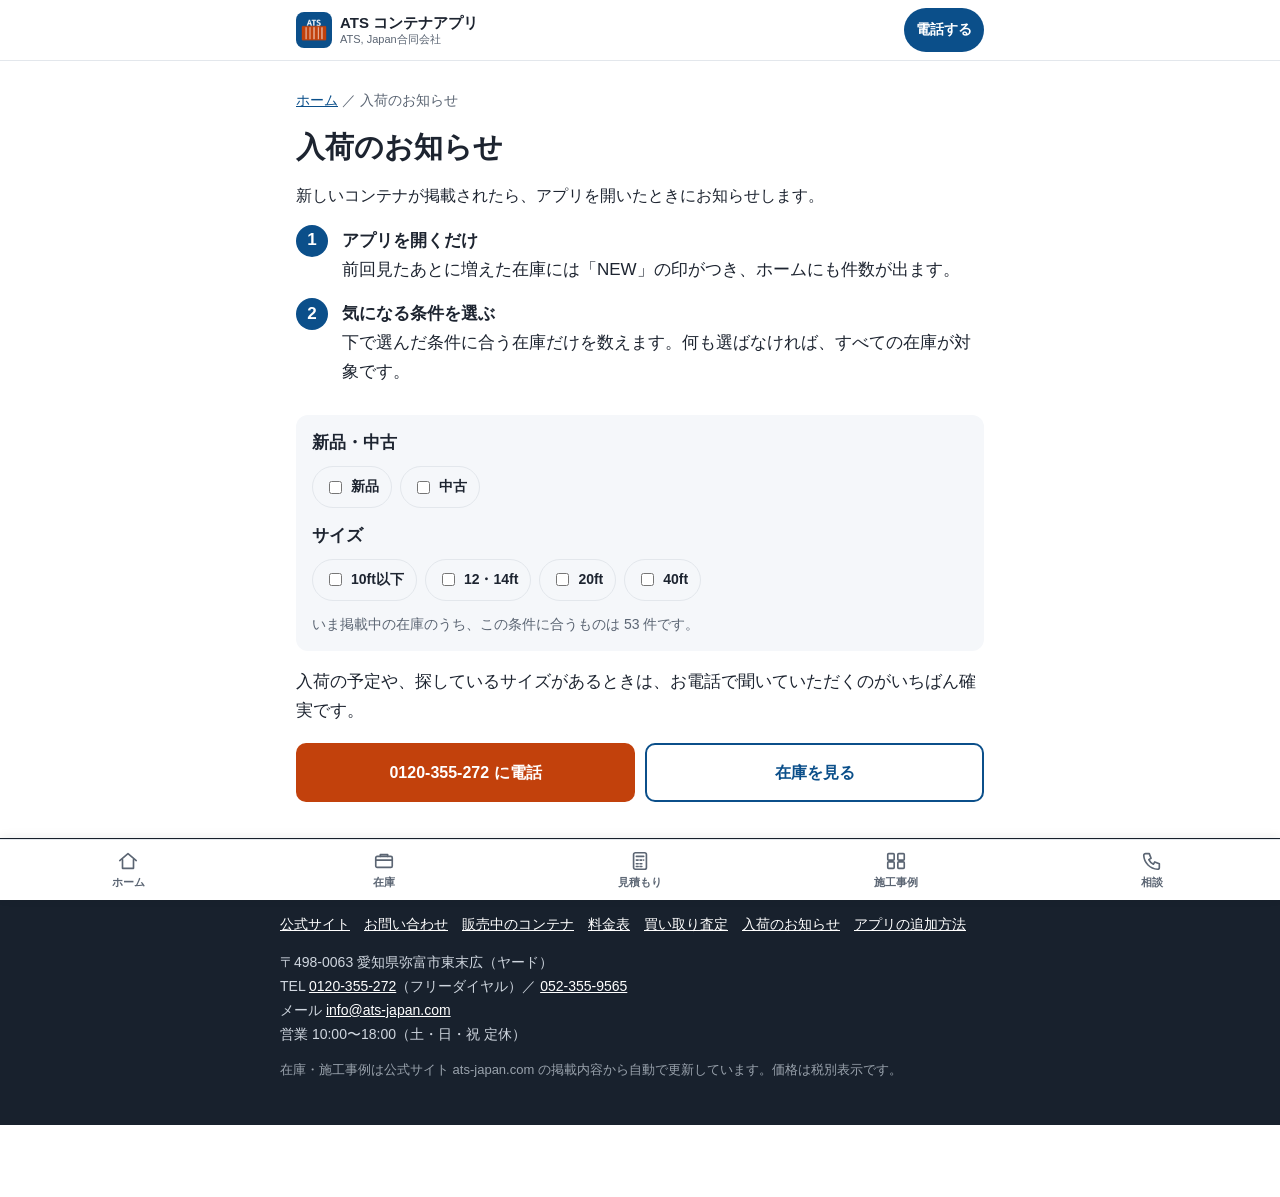
<file: tsuuchi/index.html>
<!DOCTYPE html>
<html lang="ja" data-root="../">
<head>
<meta charset="utf-8">
<meta name="viewport" content="width=device-width, initial-scale=1, viewport-fit=cover">
<title>入荷のお知らせ｜ATS コンテナアプリ</title>
<meta name="description" content="ATS, Japan合同会社のコンテナアプリ。新しく掲載されたコンテナの在庫をお知らせします。">
<link rel="canonical" href="https://ats-business-hub.github.io/ats-app/tsuuchi/">
<meta name="theme-color" content="#0b4f8a">
<meta name="apple-mobile-web-app-capable" content="yes">
<meta name="mobile-web-app-capable" content="yes">
<meta name="apple-mobile-web-app-title" content="ATSコンテナ">
<meta name="application-name" content="ATSコンテナ">
<meta property="og:type" content="website">
<meta property="og:site_name" content="ATS コンテナアプリ">
<meta property="og:title" content="入荷のお知らせ｜ATS コンテナアプリ">
<meta property="og:description" content="ATS, Japan合同会社のコンテナアプリ。新しく掲載されたコンテナの在庫をお知らせします。">
<meta property="og:url" content="https://ats-business-hub.github.io/ats-app/tsuuchi/">
<meta property="og:image" content="https://ats-business-hub.github.io/ats-app/img/og.jpg">
<meta property="og:locale" content="ja_JP">
<meta name="twitter:card" content="summary_large_image">
<link rel="icon" href="../favicon.svg" type="image/svg+xml">
<link rel="icon" href="../img/icons/favicon-32.png" type="image/png" sizes="32x32">
<link rel="apple-touch-icon" href="../img/icons/apple-touch-icon.png">
<link rel="manifest" href="../manifest.webmanifest">
<link rel="preconnect" href="https://www.ats-japan.com">
<link rel="stylesheet" href="../css/app.css?v=8">
</head>
<body>
<header class="hd">
  <div class="hd-in">
    <a class="logo" href="../">
      <img src="../img/icons/icon-192.png" alt="" width="36" height="36">
      <span>ATS コンテナアプリ<small>ATS, Japan合同会社</small></span>
    </a>
    <a class="hd-tel" href="tel:0120355272">電話する</a>
  </div>
</header>
<main>
<div class="w" style="padding-top:14px"><p class="muted"><a href="../">ホーム</a> ／ 入荷のお知らせ</p>

<h1>入荷のお知らせ</h1>
<p class="lead" style="margin-top:0">新しいコンテナが掲載されたら、アプリを開いたときにお知らせします。</p>
<ol class="steps">
  <li><strong>アプリを開くだけ</strong>前回見たあとに増えた在庫には「NEW」の印がつき、ホームにも件数が出ます。</li>
  <li><strong>気になる条件を選ぶ</strong>下で選んだ条件に合う在庫だけを数えます。何も選ばなければ、すべての在庫が対象です。</li>
</ol>
<div class="box">
  <p style="margin:0 0 8px"><strong>新品・中古</strong></p>
  <div class="chk" id="w-cond">
    <label><input type="checkbox" value="新品">新品</label>
    <label><input type="checkbox" value="中古">中古</label>
  </div>
  <p style="margin:14px 0 8px"><strong>サイズ</strong></p>
  <div class="chk" id="w-size">
    <label><input type="checkbox" value="10">10ft以下</label>
    <label><input type="checkbox" value="12">12・14ft</label>
    <label><input type="checkbox" value="20">20ft</label>
    <label><input type="checkbox" value="40">40ft</label>
  </div>
  <p class="muted" id="w-status" style="margin:12px 0 0"></p>
</div>
<div class="box" id="push-box" hidden>
  <p style="margin:0 0 8px"><strong>スマホに通知を出す（Androidのみ・試験中）</strong></p>
  <p class="muted" style="margin:0 0 8px">ホーム画面に追加したアプリでは、1日に1回ほど在庫を確認して、新しい在庫があれば通知します。端末の設定によっては届かないこともあります。</p>
  <button type="button" class="btn s" id="push-on" style="width:100%">通知をオンにする</button>
</div>
<div class="box" id="line-box" hidden>
  <p style="margin:0 0 8px"><strong>LINEで入荷情報を受け取る</strong></p>
  <a class="btn p" id="line-link" href="#" style="width:100%">LINEで友だち追加</a>
</div>
<p>入荷の予定や、探しているサイズがあるときは、お電話で聞いていただくのがいちばん確実です。</p>
<div class="btns two">
  <a class="btn p" href="tel:0120355272">0120-355-272 に電話</a>
  <a class="btn o" href="../zaiko/">在庫を見る</a>
</div>
</div>
</main>
<footer>
  <div class="w">
    <p><strong>ATS, Japan合同会社</strong>（代表 織田篤）</p>
    <ul class="fl">
      <li><a href="https://www.ats-japan.com/">公式サイト</a></li>
      <li><a href="https://www.ats-japan.com/contact/">お問い合わせ</a></li>
      <li><a href="https://www.ats-japan.com/items/">販売中のコンテナ</a></li>
      <li><a href="https://www.ats-japan.com/price/">料金表</a></li>
      <li><a href="../kaitori/">買い取り査定</a></li>
      <li><a href="../tsuuchi/">入荷のお知らせ</a></li>
      <li><a href="../install/">アプリの追加方法</a></li>
    </ul>
    <address>
      〒498-0063 愛知県弥富市東末広（ヤード）<br>
      TEL <a href="tel:0120355272">0120-355-272</a>（フリーダイヤル）／ <a href="tel:0523559565">052-355-9565</a><br>
      メール <a href="mailto:info@ats-japan.com">info@ats-japan.com</a><br>
      営業 10:00〜18:00（土・日・祝 定休）
    </address>
    <p style="color:#9aa3ad;font-size:13px">在庫・施工事例は公式サイト ats-japan.com の掲載内容から自動で更新しています。価格は税別表示です。</p>
  </div>
</footer>
<nav class="bar" aria-label="メインメニュー">
<a href="../"><svg viewBox="0 0 24 24" aria-hidden="true"><path d="M3 11.5 12 4l9 7.5"/><path d="M6 10.5V20h12v-9.5"/></svg>ホーム</a>
<a href="../zaiko/"><svg viewBox="0 0 24 24" aria-hidden="true"><rect x="3" y="7" width="18" height="12" rx="1.5"/><path d="M3 11h18M8 7V5h8v2"/></svg>在庫</a>
<a href="../mitsumori/"><svg viewBox="0 0 24 24" aria-hidden="true"><rect x="5" y="3" width="14" height="18" rx="2"/><path d="M8 7h8M8 11h2M12 11h2M16 11h0M8 15h2M12 15h2M8 18h2M12 18h2"/></svg>見積もり</a>
<a href="../jirei/"><svg viewBox="0 0 24 24" aria-hidden="true"><rect x="3" y="4" width="7" height="7" rx="1"/><rect x="14" y="4" width="7" height="7" rx="1"/><rect x="3" y="13" width="7" height="7" rx="1"/><rect x="14" y="13" width="7" height="7" rx="1"/></svg>施工事例</a>
<a href="../soudan/"><svg viewBox="0 0 24 24" aria-hidden="true"><path d="M5 4h4l2 5-2.5 1.5a11 11 0 0 0 5 5L15 13l5 2v4a2 2 0 0 1-2 2A16 16 0 0 1 3 6a2 2 0 0 1 2-2"/></svg>相談</a>
</nav>
<div class="toast" id="toast" role="status" aria-live="polite"></div>
<script src="../js/config.js" defer></script>
<script src="../js/app.js" defer></script>
<script src="../js/tsuuchi.js" defer></script>
</body>
</html>
</file>
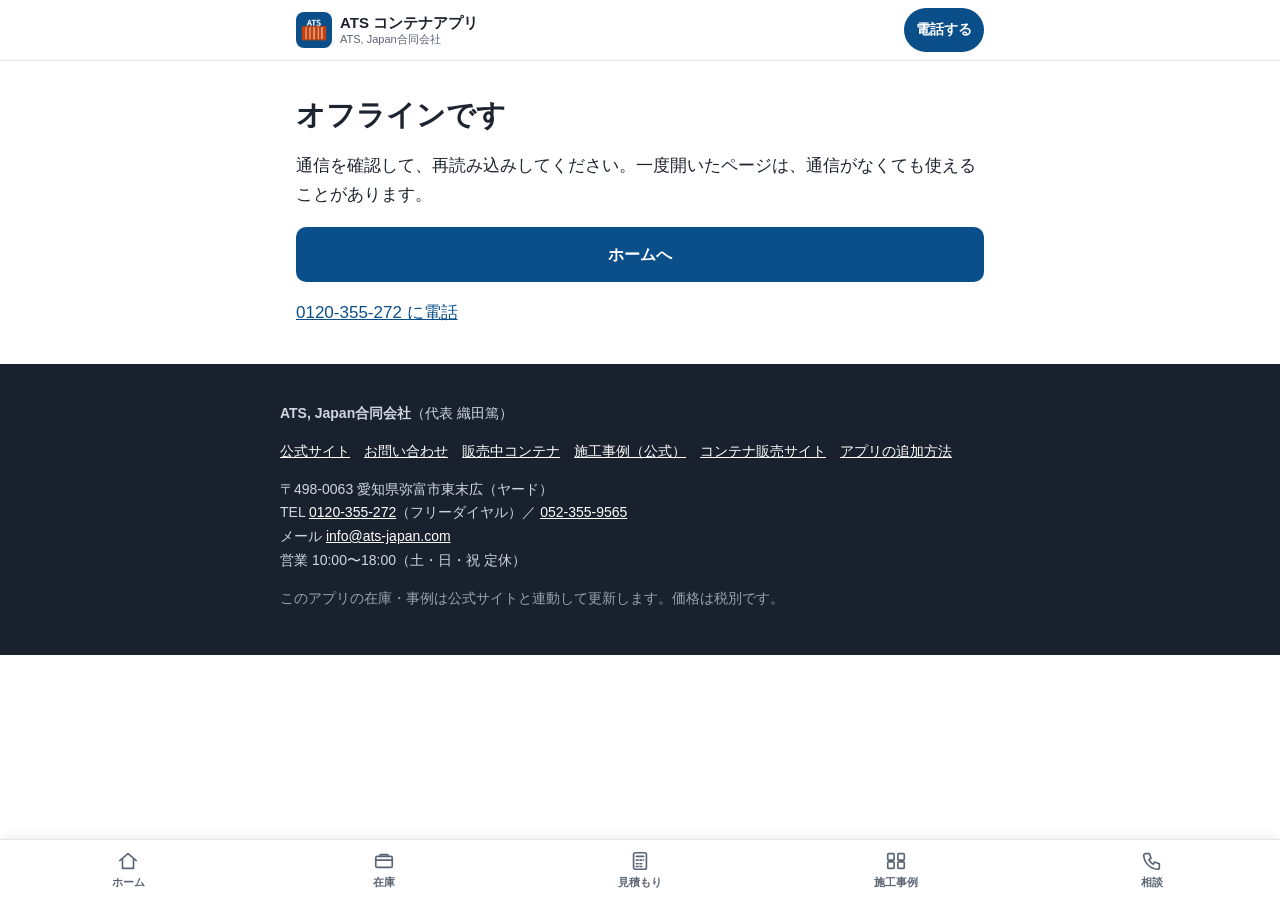
<file: offline.html>
<!DOCTYPE html>
<html lang="ja" data-root="./">
<head>
<meta charset="utf-8">
<meta name="viewport" content="width=device-width, initial-scale=1, viewport-fit=cover">
<title>オフラインです｜ATS コンテナアプリ</title>
<meta name="description" content="通信できません。">
<link rel="canonical" href="https://ats-business-hub.github.io/ats-app/">
<meta name="theme-color" content="#0b4f8a">
<meta name="apple-mobile-web-app-capable" content="yes">
<meta name="apple-mobile-web-app-title" content="ATSコンテナ">
<meta name="application-name" content="ATSコンテナ">
<meta property="og:type" content="website">
<meta property="og:site_name" content="ATS コンテナアプリ">
<meta property="og:title" content="オフラインです｜ATS コンテナアプリ">
<meta property="og:description" content="通信できません。">
<meta property="og:url" content="https://ats-business-hub.github.io/ats-app/">
<meta property="og:image" content="https://ats-business-hub.github.io/ats-app/img/og.jpg">
<meta property="og:locale" content="ja_JP">
<meta name="twitter:card" content="summary_large_image">
<link rel="icon" href="./favicon.svg" type="image/svg+xml">
<link rel="icon" href="./img/icons/favicon-32.png" type="image/png" sizes="32x32">
<link rel="apple-touch-icon" href="./img/icons/apple-touch-icon.png">
<link rel="manifest" href="./manifest.webmanifest">
<link rel="stylesheet" href="./css/app.css?v=8">

</head>
<body>
<header class="hd">
  <div class="hd-in">
    <a class="logo" href="./">
      <img src="./img/icons/icon-192.png" alt="" width="36" height="36">
      <span>ATS コンテナアプリ<small>ATS, Japan合同会社</small></span>
    </a>
    <a class="hd-tel" href="tel:0120355272">電話する</a>
  </div>
</header>

<main>
<div class="w" style="padding-top:28px">
  <h1>オフラインです</h1>
  <p>通信を確認して、再読み込みしてください。一度開いたページは、通信がなくても使えることがあります。</p>
  <div class="btns"><a class="btn s" href="./">ホームへ</a></div>
  <p><a href="tel:0120355272">0120-355-272 に電話</a></p>
</div>
</main>
<footer>
  <div class="w">
    <p><strong>ATS, Japan合同会社</strong>（代表 織田篤）</p>
    <ul class="fl">
      <li><a href="https://www.ats-japan.com/">公式サイト</a></li>
      <li><a href="https://www.ats-japan.com/contact/">お問い合わせ</a></li>
      <li><a href="https://www.ats-japan.com/items/">販売中コンテナ</a></li>
      <li><a href="https://www.ats-japan.com/gallery/">施工事例（公式）</a></li>
      <li><a href="https://ats-business-hub.github.io/container-hanbai/">コンテナ販売サイト</a></li>
      <li><a href="./install/">アプリの追加方法</a></li>
    </ul>
    <address>
      〒498-0063 愛知県弥富市東末広（ヤード）<br>
      TEL <a href="tel:0120355272">0120-355-272</a>（フリーダイヤル）／ <a href="tel:0523559565">052-355-9565</a><br>
      メール <a href="mailto:info@ats-japan.com">info@ats-japan.com</a><br>
      営業 10:00〜18:00（土・日・祝 定休）
    </address>
    <p class="muted" style="color:#9aa3ad">このアプリの在庫・事例は公式サイトと連動して更新します。価格は税別です。</p>
  </div>
</footer>

<nav class="bar" aria-label="メインメニュー">
<a href="./"><svg viewBox="0 0 24 24" aria-hidden="true"><path d="M3 11.5 12 4l9 7.5"/><path d="M6 10.5V20h12v-9.5"/></svg>ホーム</a>
<a href="./zaiko/"><svg viewBox="0 0 24 24" aria-hidden="true"><rect x="3" y="7" width="18" height="12" rx="1.5"/><path d="M3 11h18M8 7V5h8v2"/></svg>在庫</a>
<a href="./mitsumori/"><svg viewBox="0 0 24 24" aria-hidden="true"><rect x="5" y="3" width="14" height="18" rx="2"/><path d="M8 7h8M8 11h2M12 11h2M16 11h0M8 15h2M12 15h2M8 18h2M12 18h2"/></svg>見積もり</a>
<a href="./jirei/"><svg viewBox="0 0 24 24" aria-hidden="true"><rect x="3" y="4" width="7" height="7" rx="1"/><rect x="14" y="4" width="7" height="7" rx="1"/><rect x="3" y="13" width="7" height="7" rx="1"/><rect x="14" y="13" width="7" height="7" rx="1"/></svg>施工事例</a>
<a href="./soudan/"><svg viewBox="0 0 24 24" aria-hidden="true"><path d="M5 4h4l2 5-2.5 1.5a11 11 0 0 0 5 5L15 13l5 2v4a2 2 0 0 1-2 2A16 16 0 0 1 3 6a2 2 0 0 1 2-2"/></svg>相談</a>
</nav>

</body></html>
</file>
<file: css/app.css>
:root{
  --c:#0b4f8a;--c2:#083a66;--a:#c2410c;--a2:#9a3412;
  --t:#1d2430;--m:#5b6573;--b:#e3e7ec;--bg:#f5f7fa;--ok:#0f766e;
  --radius:12px;
}
*{box-sizing:border-box}
html{-webkit-text-size-adjust:100%;scroll-behavior:smooth}
body{
  margin:0;
  font-family:-apple-system,BlinkMacSystemFont,"Hiragino Sans","Hiragino Kaku Gothic ProN","Noto Sans JP",Meiryo,sans-serif;
  color:var(--t);line-height:1.7;font-size:16px;
  background:#fff;
  padding-bottom:calc(72px + env(safe-area-inset-bottom));
}
img{max-width:100%;height:auto;display:block}
a{color:var(--c)}
.w{max-width:720px;margin:0 auto;padding:0 16px}
h1{font-size:1.45rem;line-height:1.4;margin:.2em 0 .5em}
h2{font-size:1.2rem;line-height:1.45;margin:1.6em 0 .5em;padding-left:10px;border-left:5px solid var(--c)}
h3{font-size:1.05rem;margin:1.2em 0 .4em}

/* header */
.hd{background:#fff;border-bottom:1px solid var(--b);position:sticky;top:0;z-index:40}
.hd-in{display:flex;align-items:center;justify-content:space-between;gap:8px;padding:8px 16px;max-width:720px;margin:0 auto}
.logo{display:flex;align-items:center;gap:8px;text-decoration:none;color:var(--t);font-weight:800;font-size:15px;line-height:1.25}
.logo img{width:36px;height:36px;border-radius:8px}
.logo small{display:block;font-weight:500;font-size:11px;color:var(--m)}
.hd-tel{flex-shrink:0;display:inline-flex;align-items:center;justify-content:center;min-height:44px;padding:0 12px;border-radius:999px;background:var(--c);color:#fff;text-decoration:none;font-weight:700;font-size:14px}

/* bottom nav */
.bar{position:fixed;left:0;right:0;bottom:0;z-index:50;display:grid;grid-template-columns:repeat(4,1fr);background:#fff;border-top:1px solid var(--b);box-shadow:0 -2px 10px rgba(0,0,0,.08);padding-bottom:env(safe-area-inset-bottom)}
.bar a{display:flex;flex-direction:column;align-items:center;justify-content:center;gap:2px;min-height:60px;text-decoration:none;color:var(--m);font-size:11px;font-weight:700;padding:6px 2px 4px}
.bar a[aria-current="page"]{color:var(--c)}
.bar svg{width:22px;height:22px;stroke:currentColor;fill:none;stroke-width:1.8;stroke-linecap:round;stroke-linejoin:round}

/* buttons */
.btns{display:grid;gap:10px;margin:16px 0}
.btn{display:flex;align-items:center;justify-content:center;text-align:center;padding:14px 14px;border-radius:10px;font-weight:700;text-decoration:none;font-size:16px;min-height:48px;border:0;cursor:pointer;appearance:none;font-family:inherit}
.btn.p{background:var(--a);color:#fff}
.btn.p:hover{background:var(--a2)}
.btn.s{background:var(--c);color:#fff}
.btn.s:hover{background:var(--c2)}
.btn.o{border:2px solid var(--c);color:var(--c);background:#fff}
.btn[disabled]{opacity:.55;cursor:not-allowed}

/* hero / cards */
.hero{background:var(--bg)}
.hero-photo{width:100%;aspect-ratio:16/10;object-fit:cover;max-height:280px;background:#d9e3ee}
.hero .w{padding:18px 16px 22px}
.lead{font-size:16px;color:var(--t)}
.pills{display:flex;flex-wrap:wrap;gap:6px;margin:10px 0 0;padding:0;list-style:none}
.pills li{background:#fff;border:1px solid var(--c);color:var(--c);border-radius:99px;padding:3px 12px;font-size:13px;font-weight:700}
.cards{display:grid;gap:12px;margin:12px 0;padding:0;list-style:none}
.card{border:1px solid var(--b);border-radius:var(--radius);overflow:hidden;background:#fff;text-decoration:none;color:inherit;display:block}
.card img{width:100%;aspect-ratio:4/3;object-fit:cover;background:#eef2f6}
.card .body{padding:12px 14px}
.card h3{margin:0 0 4px;font-size:1.05rem}
.card p{margin:0;font-size:14px;color:var(--m)}
.badge{display:inline-block;font-size:11px;font-weight:800;letter-spacing:.04em;padding:2px 8px;border-radius:999px;background:#fff4e6;color:var(--a);vertical-align:middle}
.badge.sample{background:#fff4e6;color:var(--a)}
.badge.cat{background:#e8f1fa;color:var(--c)}
.filters{display:flex;flex-wrap:wrap;gap:6px;margin:12px 0}
.filters button{min-height:40px;padding:6px 12px;border-radius:999px;border:1px solid var(--b);background:#fff;font:inherit;font-size:14px;font-weight:700;color:var(--t);cursor:pointer}
.filters button[aria-pressed="true"]{background:var(--c);color:#fff;border-color:var(--c)}
.note{font-size:14px;color:var(--m)}
.box{background:var(--bg);border-radius:var(--radius);padding:14px 16px;margin:14px 0}
.box.hl{background:#fff4e6;border:1px solid #ffd8a8}
.box.warn{background:#fff7ed}
.muted{color:var(--m);font-size:14px}

/* form */
form.kaitori label,form.kaitori .lab{display:block;font-weight:700;margin:16px 0 6px;font-size:15px}
form.kaitori .req{color:var(--a);font-weight:800;margin-left:.25em}
form.kaitori input[type=text],
form.kaitori input[type=tel],
form.kaitori input[type=email],
form.kaitori input[type=number],
form.kaitori select,
form.kaitori textarea{
  width:100%;min-height:48px;padding:10px 12px;border:1px solid #c5ccd6;border-radius:10px;
  font:inherit;font-size:16px;background:#fff;color:var(--t)
}
form.kaitori textarea{min-height:100px;resize:vertical}
form.kaitori .hint{display:block;font-weight:500;color:var(--m);font-size:13px;margin-top:4px}
.file-btn{display:flex;align-items:center;justify-content:center;gap:8px;min-height:52px;border:2px dashed var(--c);border-radius:10px;background:#f3f7fb;color:var(--c);font-weight:700;cursor:pointer}
.thumbs{display:grid;grid-template-columns:repeat(auto-fill,minmax(90px,1fr));gap:8px;margin-top:10px}
.thumbs figure{margin:0;position:relative;border-radius:8px;overflow:hidden;border:1px solid var(--b);aspect-ratio:1}
.thumbs img{width:100%;height:100%;object-fit:cover}
.thumbs button{position:absolute;top:4px;right:4px;width:28px;height:28px;border:0;border-radius:50%;background:rgba(0,0,0,.65);color:#fff;font-weight:800;cursor:pointer}
.err{color:#b91c1c;font-size:14px;margin:8px 0 0;font-weight:700}
.ok{color:var(--ok);font-weight:700}
.honeypot{position:absolute;left:-9999px;height:0;overflow:hidden}

/* install banner */
.install{display:block;margin:12px 0;padding:12px 14px;border-radius:12px;background:#e8f1fa;border:1px solid #b9d0e8}
.install.hide{display:none}
.install p{margin:0 0 8px}

/* footer */
footer{background:#18212d;color:#cfd6df;margin-top:36px;padding:24px 16px 30px;font-size:14px}
footer .w{padding:0}
footer a{color:#fff}
footer .fl{display:flex;flex-wrap:wrap;gap:6px 14px;padding:0;margin:8px 0 14px;list-style:none}
footer address{font-style:normal;line-height:1.7}
.qr-pc{display:none;text-align:center;margin:16px 0}
.qr-pc img{width:160px;height:160px;margin:0 auto}

@media(min-width:700px){
  body{font-size:17px}
  h1{font-size:1.8rem}
  .cards.grid2{grid-template-columns:1fr 1fr}
  .hero-photo{max-height:360px}
  .qr-pc{display:block}
  .btns.two{grid-template-columns:1fr 1fr}
}
@media(display-mode:standalone){
  .install{display:none !important}
}

/* ===== v8 additions ===== */
.bar{grid-template-columns:repeat(5,1fr)}
.bar a{font-size:10.5px}
.tiles{display:grid;grid-template-columns:1fr 1fr;gap:10px;margin:12px 0;padding:0;list-style:none}
.tile{display:flex;flex-direction:column;gap:6px;min-height:112px;padding:14px 12px;border:1px solid var(--b);border-radius:var(--radius);background:#fff;text-decoration:none;color:var(--t);position:relative}
.tile svg{width:28px;height:28px;stroke:var(--c);fill:none;stroke-width:1.8;stroke-linecap:round;stroke-linejoin:round}
.tile strong{font-size:15px;line-height:1.35}
.tile span{font-size:12.5px;color:var(--m);line-height:1.5}
.tile .dot{position:absolute;top:10px;right:10px;background:var(--a);color:#fff;border-radius:999px;font-size:11px;font-weight:800;padding:1px 8px}
.newbar{display:block;margin:12px 0;padding:12px 14px;border-radius:12px;background:#fff4e6;border:1px solid #ffd8a8;color:var(--t);text-decoration:none;font-weight:700}
.newbar[hidden]{display:none}
.strip{display:grid;grid-auto-flow:column;grid-auto-columns:62%;gap:10px;overflow-x:auto;scroll-snap-type:x mandatory;padding:2px 2px 10px;margin:0 -2px}
.strip > *{scroll-snap-align:start}
.pc{border:1px solid var(--b);border-radius:var(--radius);overflow:hidden;background:#fff;display:flex;flex-direction:column}
.pc img{width:100%;aspect-ratio:3/2;object-fit:cover;background:#eef2f6}
.pc .body{padding:10px 12px 12px;display:flex;flex-direction:column;gap:4px;flex:1}
.pc h3{margin:0;font-size:14.5px;line-height:1.45}
.pc .price{font-size:17px;font-weight:800;color:var(--a);line-height:1.3}
.pc .price small{display:block;font-size:12px;font-weight:600;color:var(--m)}
.pc .acts{display:grid;grid-template-columns:1fr 1fr;gap:6px;margin-top:auto;padding-top:6px}
.pc .acts a{display:flex;align-items:center;justify-content:center;min-height:42px;border-radius:8px;font-size:13px;font-weight:700;text-decoration:none;text-align:center;line-height:1.3;padding:4px}
.pc .acts a.go{background:var(--c);color:#fff}
.pc .acts a.est{border:1.5px solid var(--c);color:var(--c)}
a.pc{text-decoration:none;color:inherit}
.grid{display:grid;grid-template-columns:1fr;gap:12px;margin:12px 0}
.grid.g2{grid-template-columns:1fr 1fr}
.badges{display:flex;flex-wrap:wrap;gap:4px}
.badge.new{background:var(--a);color:#fff}
.badge.used{background:#eef2f6;color:#334155}
.ctrl{display:flex;gap:8px;align-items:center;flex-wrap:wrap;margin:8px 0}
.ctrl select{min-height:40px;border:1px solid var(--b);border-radius:8px;padding:4px 8px;font:inherit;font-size:14px;background:#fff}
.count{font-size:13px;color:var(--m)}
.more{width:100%;margin:8px 0}
/* estimate */
.est fieldset{border:1px solid var(--b);border-radius:var(--radius);padding:12px 14px 14px;margin:14px 0}
.est legend{font-weight:800;padding:0 6px}
.seg{display:grid;grid-template-columns:1fr 1fr;gap:8px}
.seg.s3{grid-template-columns:1fr 1fr 1fr}
.seg label{display:flex;align-items:center;justify-content:center;min-height:46px;border:1.5px solid var(--b);border-radius:10px;font-weight:700;cursor:pointer;text-align:center;font-size:14px;line-height:1.3;padding:4px}
.seg input{position:absolute;opacity:0;pointer-events:none}
.seg input:checked + span{color:#fff}
.seg label:has(input:checked){background:var(--c);border-color:var(--c);color:#fff}
.seg label:has(input:focus-visible){outline:3px solid #93c5fd}
.opt{display:flex;align-items:center;justify-content:space-between;gap:8px;padding:10px 0;border-bottom:1px solid var(--b)}
.opt:last-child{border-bottom:0}
.opt .nm{font-weight:700;font-size:15px;line-height:1.4}
.opt .nm small{display:block;font-weight:500;color:var(--m);font-size:12.5px}
.qty{display:flex;align-items:center;gap:4px;flex-shrink:0}
.qty button{width:40px;height:40px;border-radius:50%;border:1.5px solid var(--c);background:#fff;color:var(--c);font-size:20px;font-weight:800;line-height:1;cursor:pointer}
.qty output{min-width:24px;text-align:center;font-weight:800}
.sw{width:52px;height:30px;appearance:none;-webkit-appearance:none;background:#cbd5e1;border-radius:999px;position:relative;cursor:pointer;flex-shrink:0;transition:background .15s}
.sw::after{content:"";position:absolute;top:3px;left:3px;width:24px;height:24px;border-radius:50%;background:#fff;transition:left .15s}
.sw:checked{background:var(--c)}
.sw:checked::after{left:25px}
.est select{width:100%;min-height:48px;border:1px solid #c5ccd6;border-radius:10px;padding:8px 10px;font:inherit;font-size:16px;background:#fff}
.total{position:sticky;bottom:calc(64px + env(safe-area-inset-bottom));z-index:30;background:#18212d;color:#fff;border-radius:14px;padding:12px 16px;margin:16px 0;box-shadow:0 6px 20px rgba(0,0,0,.18)}
.total .row{display:flex;justify-content:space-between;align-items:baseline;gap:8px}
.total .big{font-size:24px;font-weight:800}
.total .sub{font-size:13px;color:#cfd6df}
.lines{width:100%;border-collapse:collapse;font-size:14px;margin:8px 0}
.lines td{padding:7px 4px;border-bottom:1px solid var(--b);vertical-align:top}
.lines td:last-child{text-align:right;white-space:nowrap;font-weight:700}
.steps{counter-reset:st;list-style:none;padding:0;margin:12px 0}
.steps li{counter-increment:st;position:relative;padding:2px 0 14px 46px}
.steps li::before{content:counter(st);position:absolute;left:0;top:0;width:32px;height:32px;border-radius:50%;background:var(--c);color:#fff;font-weight:800;display:flex;align-items:center;justify-content:center}
.steps strong{display:block}
.memo label{display:block;font-weight:700;margin:12px 0 4px;font-size:14px}
.memo input,.memo select,.memo textarea{width:100%;min-height:46px;padding:8px 10px;border:1px solid #c5ccd6;border-radius:10px;font:inherit;font-size:16px;background:#fff}
.memo textarea{min-height:84px}
.toast{position:fixed;left:50%;bottom:calc(84px + env(safe-area-inset-bottom));transform:translateX(-50%);background:#18212d;color:#fff;padding:10px 16px;border-radius:999px;font-size:14px;font-weight:700;z-index:90;opacity:0;transition:opacity .2s;pointer-events:none;max-width:90vw;text-align:center}
.toast.on{opacity:1}
.chk{display:flex;flex-wrap:wrap;gap:8px}
.chk label{display:flex;align-items:center;gap:6px;min-height:42px;padding:4px 12px;border:1.5px solid var(--b);border-radius:999px;font-weight:700;font-size:14px;cursor:pointer}
.chk label:has(input:checked){border-color:var(--c);background:#e8f1fa;color:var(--c)}
.big-tel{display:flex;flex-direction:column;align-items:center;justify-content:center;padding:14px;border-radius:12px;background:var(--a);color:#fff;text-decoration:none;font-weight:800;font-size:22px;line-height:1.3}
.big-tel small{font-size:12.5px;font-weight:600;opacity:.95}
.big-tel.s{background:var(--c);font-size:19px}
[hidden]{display:none !important}
@media(min-width:700px){
  .grid{grid-template-columns:1fr 1fr}
  .grid.g2{grid-template-columns:1fr 1fr 1fr}
  .tiles{grid-template-columns:1fr 1fr 1fr}
  .strip{grid-auto-columns:32%}
}
.seg label{position:relative}
.grid.rows{grid-template-columns:1fr;gap:10px}
.grid.rows .pc{flex-direction:row}
.grid.rows .pc img{width:40%;aspect-ratio:auto;height:auto;min-height:100%;object-fit:cover;flex-shrink:0}
.grid.rows .pc .acts{grid-template-columns:1fr}
.grid.rows .pc .acts a{min-height:38px}
.pc .price.ask{font-size:14px;color:var(--t);font-weight:700}
@media(min-width:700px){.grid.rows{grid-template-columns:1fr 1fr}}
.hero-photo{max-height:210px}@media(min-width:700px){.hero-photo{max-height:360px}}
</file>
